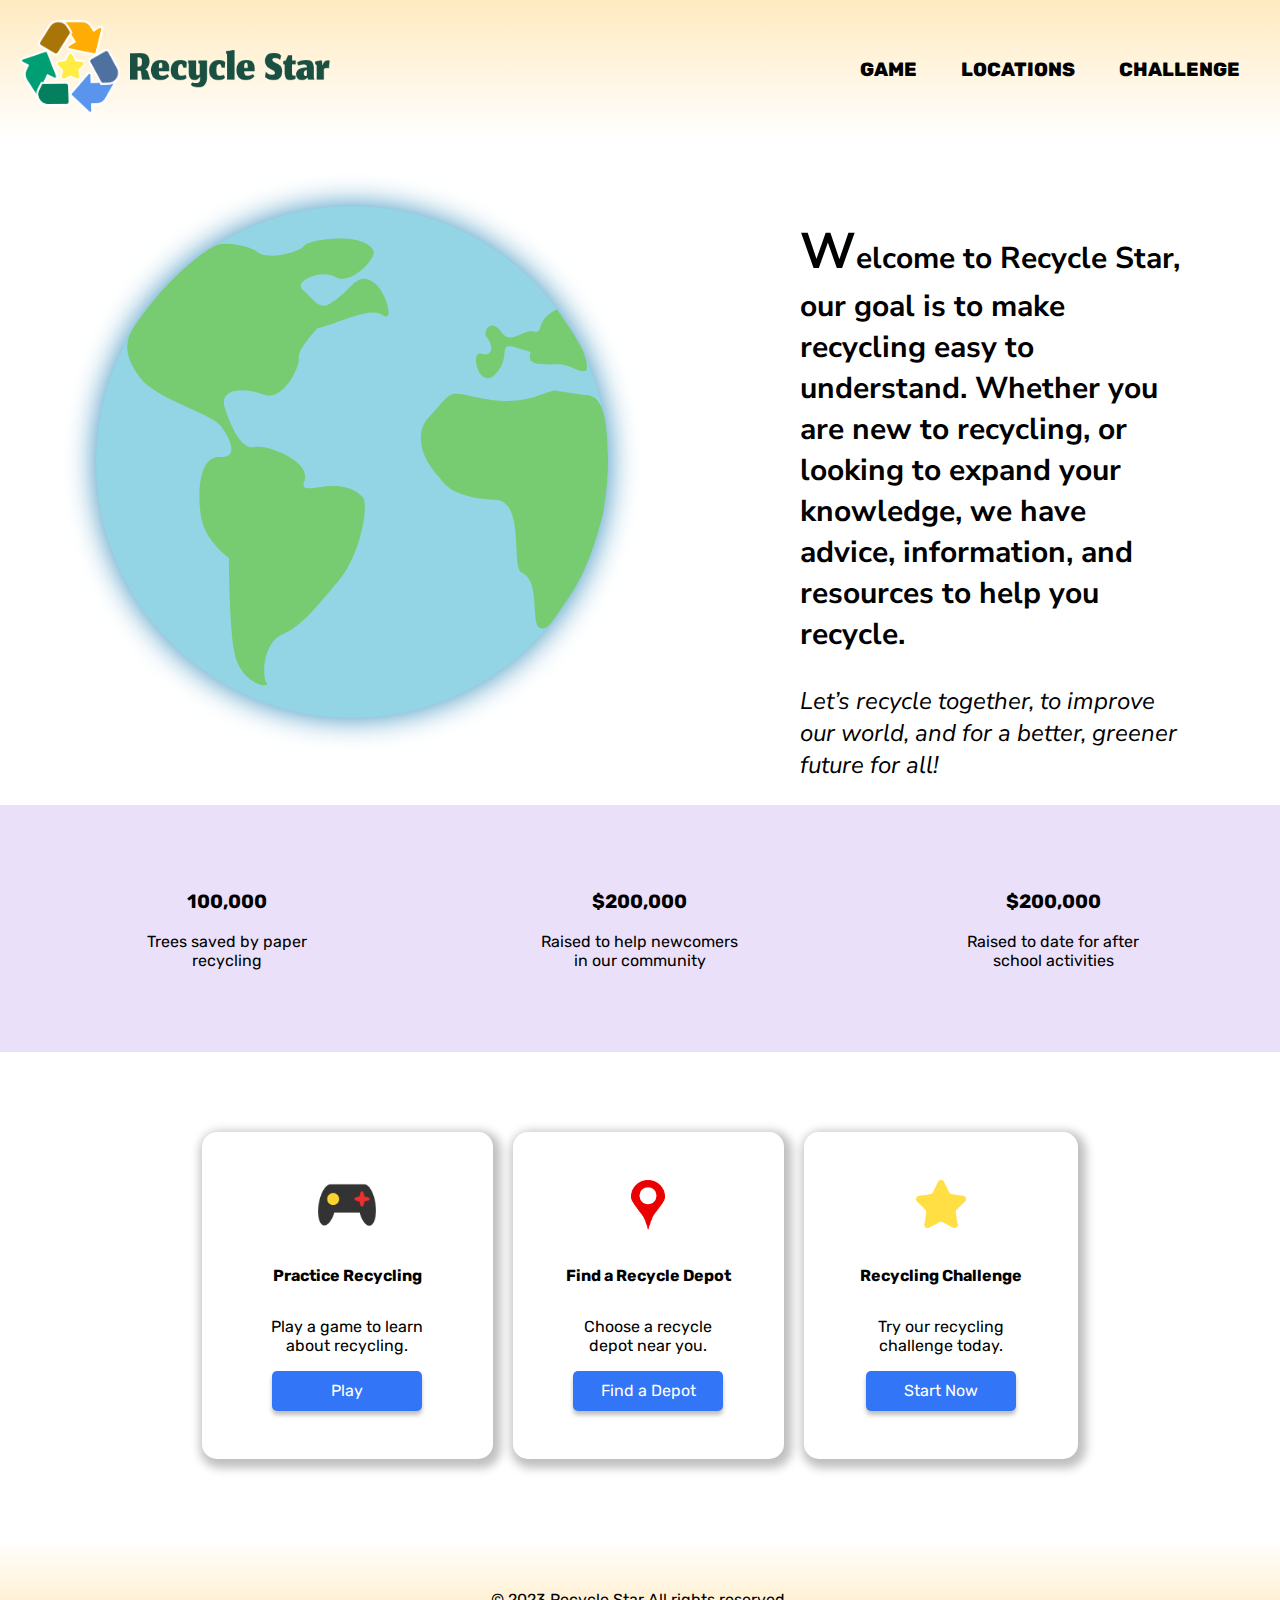
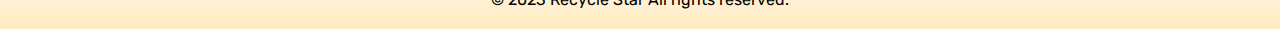
<file: index.html>
<!DOCTYPE html>
<html lang="en">
<head>
    <meta charset="UTF-8">
    <meta name="viewport" content="width=device-width, initial-scale=1.0">
    <link rel="stylesheet" href="css/index.css">
    <title>Recycle Star</title>
</head>
<body>
    <header>
        <nav>
            <div class="logo-info">
                <a href="index.html"><img id="recycle_star_logo" src="assets/nav-bar/logo.png" alt="Recycle Star logo" width="100px"/></a>
                <a href="index.html"><img id="recycle_star_word_logo" src="assets/nav-bar/Recycle Star.png" alt="Recycle Star word logo" width="200px"></a>
            </div>
            <div class="nav_links_container"> 
                <a class="nav_links" href="game.html">GAME</a>
                <a class="nav_links" href="locations.html">LOCATIONS</a>
                <a class="nav_links" href="challenges.html">CHALLENGE</a>
            </div>
        </nav>
    </header>

    <main>
    
    <div class="earth_picture_container">
            <img id="earth_picture" src="assets/index-page/world.svg" alt="earth picture"/>
    </div>


    <div class="intro_textbox">
    
        <p class="card_descriptions" style="font-size: 30px">Welcome to Recycle Star, our goal is to make recycling easy to understand. Whether you are new to recycling, or looking to expand your knowledge, we have advice, information, and resources to help you recycle.</p>
        <p class="intro_card_last_desc" style="font-size: 24px">Let’s recycle together, to improve our world, and for a better, greener future for all!</p>
    </div>
    
    
    </main>

    <div class="impact_container">
        <div class="impact_cards">
            <p class="impact_card_titles">100,000</p>
            <p class="impact_card_desc">Trees saved by paper recycling</p>
        </div>
        <div class="impact_cards">
            <p class="impact_card_titles">$200,000</p>
            <p class="impact_card_desc">Raised to help newcomers in our community</p>
        </div>
        <div class="impact_cards">
            <p class="impact_card_titles">$200,000</p>
            <p class="impact_card_desc">Raised to date for after school activities</p>
        </div>
    </div>
    
  
    <div class="cards_container">
        <div id="practice_recycling_card" class="cards">
            <div class="card_icons_container">
                <img src="assets/index-page/game.png" height="50px" />
            </div>
            <p class="card_titles">Practice Recycling</p>
            <p class="card_descriptions">Play a game to learn about recycling.</p>
            <div class="buttons"><a href="game.html">Play</a></div>
        </div>
        <div id="find_a_store_card" class="cards">
            <div class="card_icons_container">
                <img src="assets/index-page/map.png" height="50px" />
            </div>
            <p class="card_titles">Find a Recycle Depot</p>
            <p class="card_descriptions">Choose a recycle depot near you.</p>
            <div class="buttons"><a href="locations.html">Find a Depot</a></div>
        </div>
        <div id="recycling_challenge_card" class="cards">
            <div class="card_icons_container">
                <img src="assets/index-page/challenge.png" width="50px"/>
            </div>
            <p class="card_titles">Recycling Challenge</p>
            <p class="card_descriptions">Try our recycling challenge today.</p>
            <div class="buttons"><a href="challenges.html">Start Now</a></div>
        </div>
    </div> 
    <footer>
        <div class="footer-content">
            <p>&copy; 2023 Recycle Star All rights reserved.</p>
        </div>
    </footer>
</body>
</html>
</file>
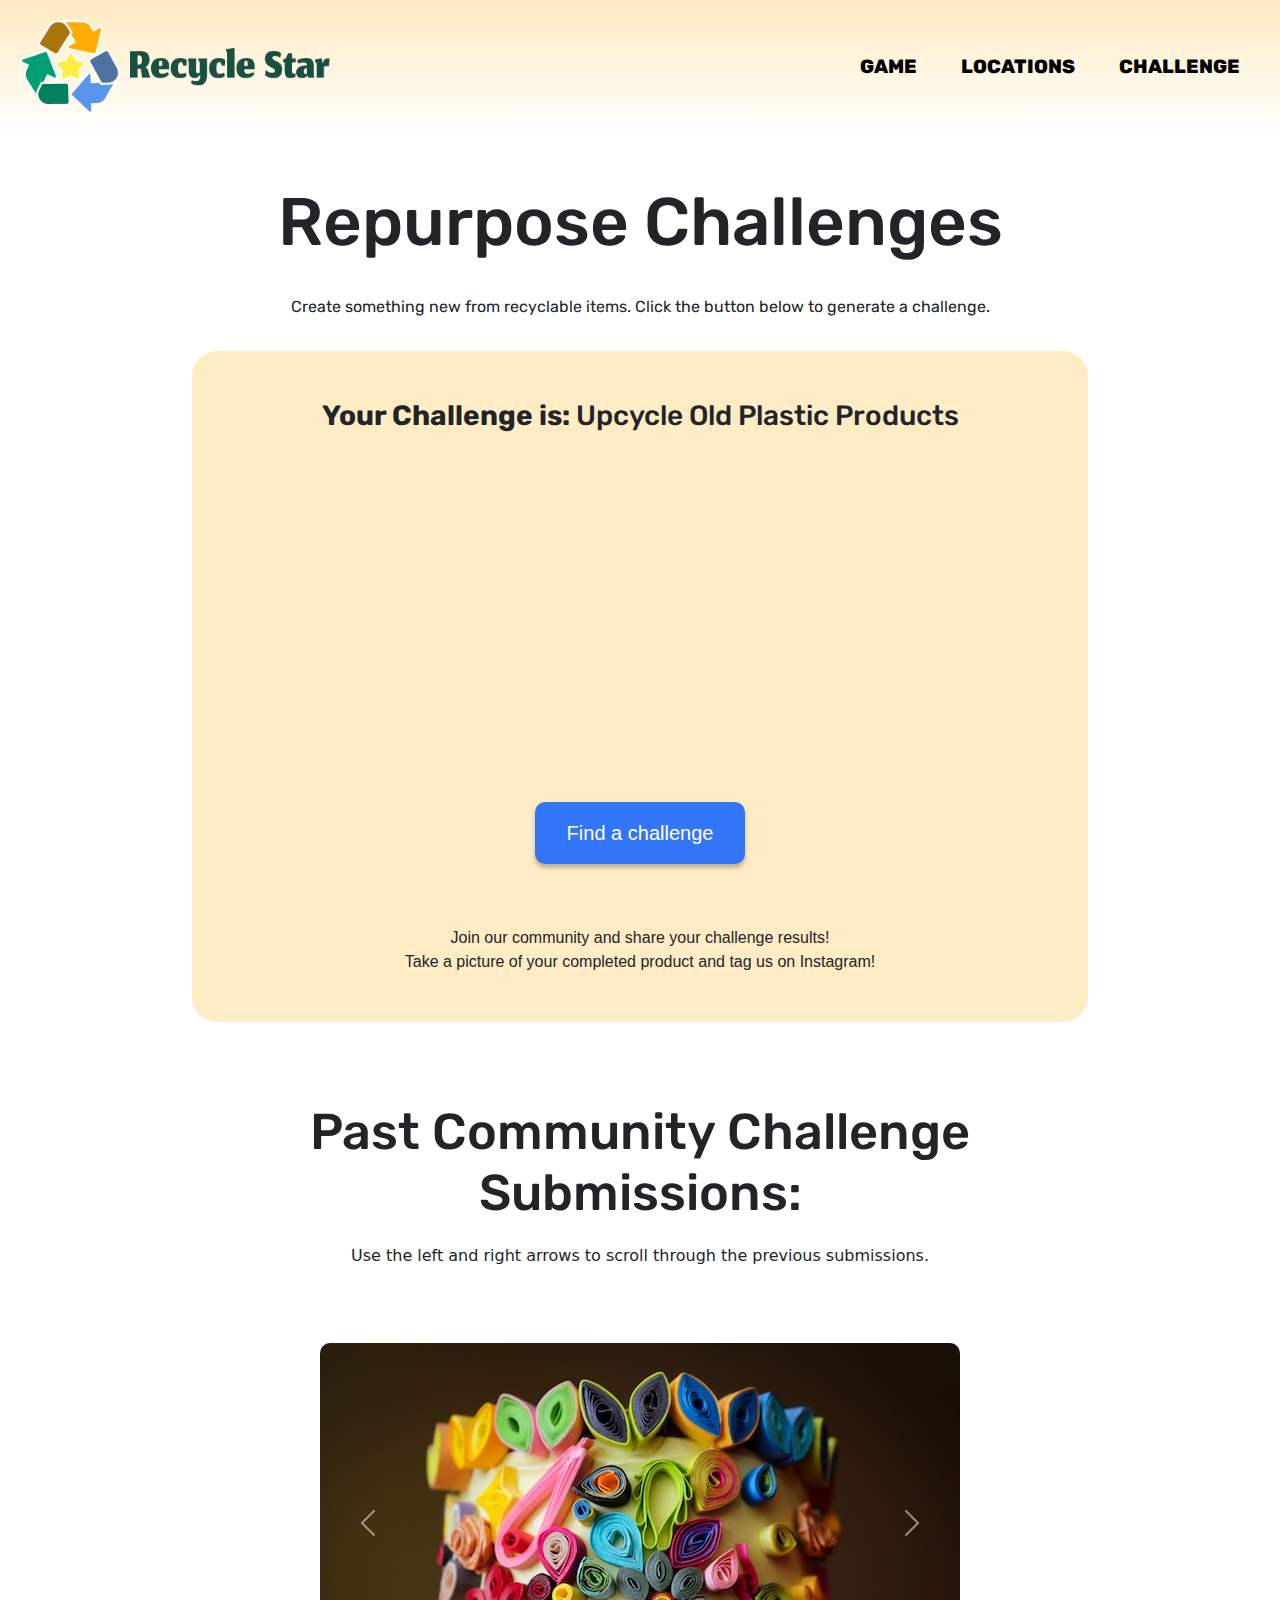
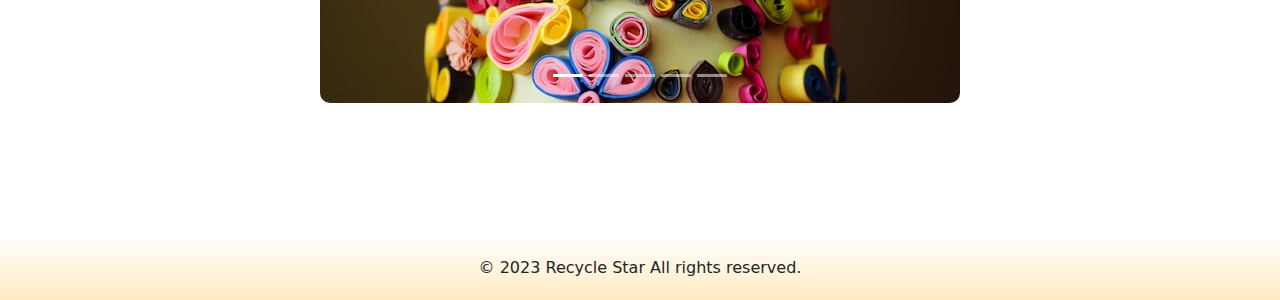
<file: challenges.html>
<!DOCTYPE html>
<html lang="en">
<head>
    <meta charset="UTF-8">
    <meta name="viewport" content="width=device-width, initial-scale=1.0">
    
<link rel="preconnect" href="https://fonts.gstatic.com" crossorigin>
<link href="https://fonts.googleapis.com/css2?family=Nunito&family=Rubik:wght@400;800&display=swap" rel="stylesheet">
<link rel="stylesheet" href="css/challenges.css">
<link rel="stylesheet" href=" https://cdn.jsdelivr.net/npm/bootstrap@5.3.0/dist/css/bootstrap.min.css">
<link rel="preconnect" href="https://fonts.googleapis.com">   

<title>Challenges</title>

<style>
  h1 {
  margin-top: 0;
  font-size: 4.209rem;
  margin-top: 3rem;
  text-align: center;
}

h2 {
  font-size: 3.157rem;
  margin-top: 5rem;
  }
</style>
</head>
<body>
    <header>
        <nav>
            <div class="logo-info">
                <a href="index.html"><img id="recycle_star_logo" src="assets/nav-bar/logo.png" alt="Recycle Star logo" width="100px"/></a>
                <a href="index.html"><img id="recycle_star_word_logo" src="assets/nav-bar/Recycle Star.png" alt="Recycle Star word logo" width="200px"></a>
            </div>
            <div class="nav_links_container"> 
                <a class="nav_links" href="game.html">GAME</a>
                <a class="nav_links" href="locations.html">LOCATIONS</a>
                <a class="nav_links" href="challenges.html">CHALLENGE</a>
            </div>
        </nav>
    </header>

    <h1>Repurpose Challenges</h1>
    <div class="wrapper">
        
        <div class="page_desc">
            Create something new from recyclable items. Click the button below to generate a challenge.
        </div>
        <div class="challenge_display">
            <h3 class="challenge_name"><strong>Your Challenge is:</strong> Upcycle Old Plastic Products</h3>
            <div class="iframe">
                <iframe width='560' height='315' src='https://www.youtube.com/embed/rEaqfA-1JnM' title='YouTube video player' frameborder='0' allow='accelerometer; autoplay; clipboard-write; encrypted-media; gyroscope; picture-in-picture; web-share' allowfullscreen></iframe>
            </div>
            <div class="find_challenge_button">Find a challenge</div>

            <div class="join_us">
              Join our community and share your challenge results!<br>Take a picture of your completed product and tag us on Instagram!
          </div>
        </div>
       

    <!-- Carousel -->
<h2>Past Community Challenge Submissions:</h2>

<p class="carousel-message">Use the left and right arrows to scroll through the previous submissions.</p>

<div class="container-center mb-2">
    <div class="carousel-container">
    <div id="carouselExampleIndicators" class="carousel slide">
        <div class="carousel-indicators">
          <button type="button" data-bs-target="#carouselExampleIndicators" data-bs-slide-to="0" class="active" aria-current="true" aria-label="Slide 1"></button>
          <button type="button" data-bs-target="#carouselExampleIndicators" data-bs-slide-to="1" aria-label="Slide 2"></button>
          <button type="button" data-bs-target="#carouselExampleIndicators" data-bs-slide-to="2" aria-label="Slide 3"></button>
          <button type="button" data-bs-target="#carouselExampleIndicators" data-bs-slide-to="3" aria-label="Slide 4"></button>
          <button type="button" data-bs-target="#carouselExampleIndicators" data-bs-slide-to="4" aria-label="Slide 5"></button>
        </div>
        <div class="carousel-inner">
          <div class="carousel-item active">
            <img src="assets/challenges/cake.jpg" class="d-block w-100" alt="...">
          </div>
          <div class="carousel-item">
            <img src="assets/challenges/cards.jpg" class="d-block w-100" alt="...">
          </div>
          <div class="carousel-item">
            <img src="assets/challenges/craft.jpg" class="d-block w-100" alt="...">
          </div>
          <div class="carousel-item">
            <img src="assets/challenges/home.jpg" class="d-block w-100" alt="...">
          </div>
          <div class="carousel-item">
            <img src="assets/challenges/planters.jpg" class="d-block w-100" alt="...">
          </div>
        </div>
        <button class="carousel-control-prev" type="button" data-bs-target="#carouselExampleIndicators" data-bs-slide="prev">
          <span class="carousel-control-prev-icon" aria-hidden="true"></span>
          <span class="visually-hidden">Previous</span>
        </button>
        <button class="carousel-control-next" type="button" data-bs-target="#carouselExampleIndicators" data-bs-slide="next">
          <span class="carousel-control-next-icon" aria-hidden="true"></span>
          <span class="visually-hidden">Next</span>
        </button>
      </div>
    </div>
    </div>

    </div>
    <footer>
        <div class="footer-content">
            <p>&copy; 2023 Recycle Star All rights reserved.</p>
        </div>
    </footer>

    <script src="https://cdn.jsdelivr.net/npm/bootstrap@5.3.0/dist/js/bootstrap.bundle.min.js">
    </script>

    <script src="scripts/challenges.js"></script>
</body>
</html>
</file>
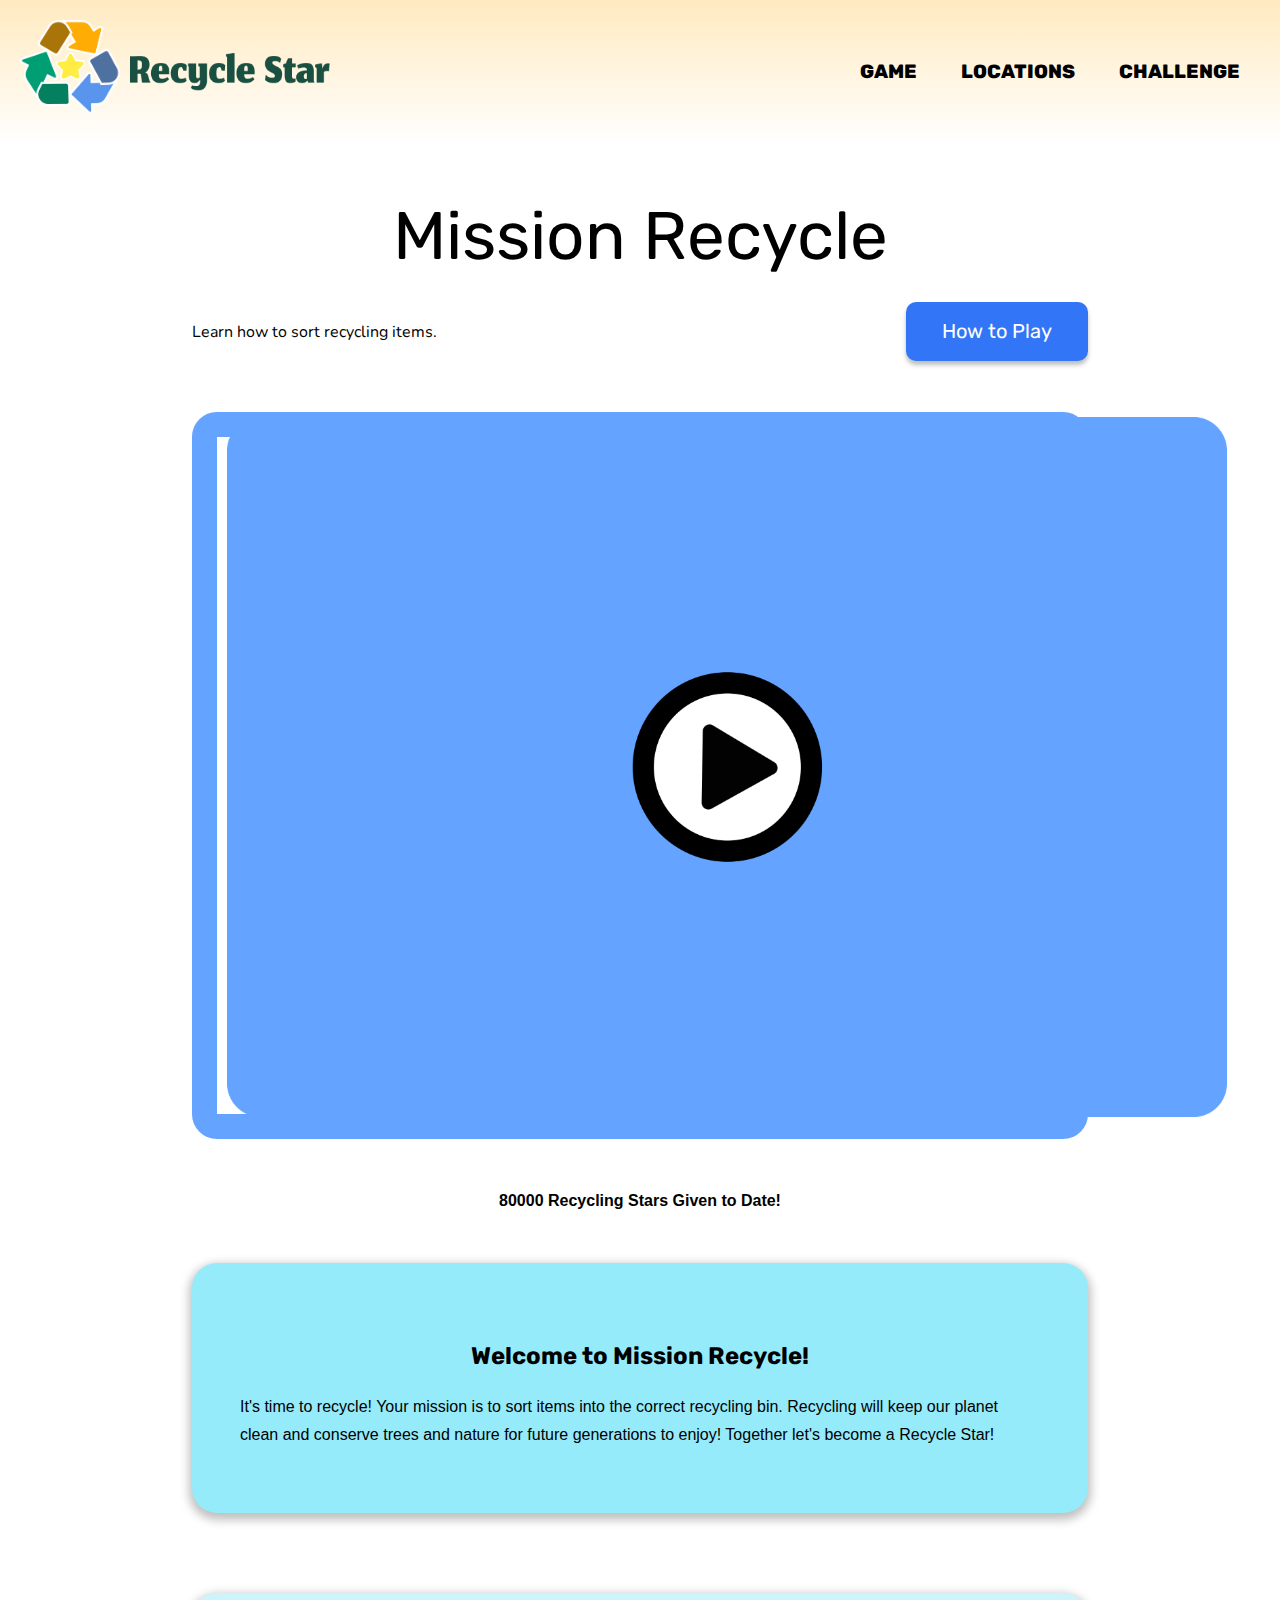
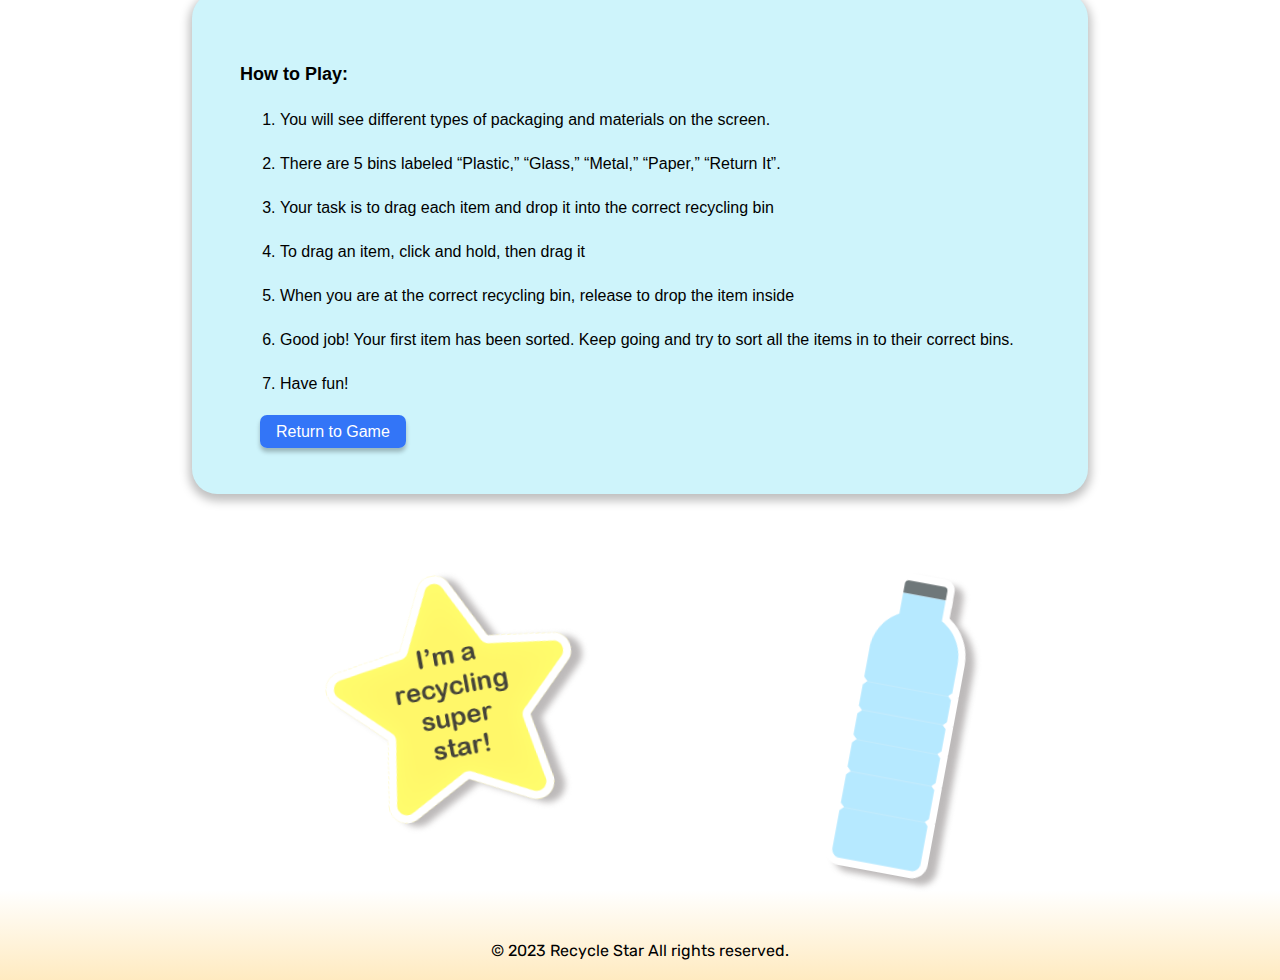
<file: game.html>
<!DOCTYPE html>
<html lang="en">
<head>
    <meta charset="UTF-8">
    <meta name="viewport" content="width=device-width, initial-scale=1.0">

    <link rel="preconnect" href="https://fonts.gstatic.com" crossorigin>
    <link href="https://fonts.googleapis.com/css2?family=Nunito&family=Rubik:wght@400;800&display=swap" rel="stylesheet">

    <link rel="stylesheet" type="text/css" href="css/game.css">
    <title>Mini Game</title>
</head>
<body>
    <header>
        <nav>
            <div class="logo-info">
                <a href="index.html"><img id="recycle_star_logo" src="assets/nav-bar/logo.png" alt="Recycle Star logo" width="100px"/></a>
                <a href="index.html"><img id="recycle_star_word_logo" src="assets/nav-bar/Recycle Star.png" alt="Recycle Star word logo" width="200px"></a>
            </div>
            <div class="nav_links_container"> 
                <a class="nav_links" href="game.html">GAME</a>
                <a class="nav_links" href="locations.html">LOCATIONS</a>
                <a class="nav_links" href="challenges.html">CHALLENGE</a>
            </div>
        </nav>
    </header>

    <h1>Mission Recycle</h1>
    <div class="wrapper">
        <div class="intro">
            <p>Learn how to sort recycling items.</p>
            <div class="buttons"><a href="#how_to_play">How to Play</a></div>
        </div>
        
        <div class="mini_game">
            <img class="play_button" src="assets/mini-game/play-button-overlay.png" alt="play button" />
            <div class="recyclable_items_container">
                <div class="items"></div>
            </div>
            <div class="bins_container">
                <div>
                    <img id="glass_bin" class="bins" src="assets/mini-game/recycle-bins/glass-bin.png" alt="glass bin">
                </div>
                <div>
                    <img id="mixed_paper_bin" class="bins" src="assets/mini-game/recycle-bins/mixed-paper-bin.png" alt="mixed paper bin">
                </div>
                <div>
                    <img id="organic_bin" class="bins" src="assets/mini-game/recycle-bins/organic-bin.png" alt="organic bin">
                </div>
                <div>
                    <img id="plastic_bin" class="bins" src="assets/mini-game/recycle-bins/plastic-bin.png" alt="plastic bin">
                </div>
                <div>
                    <img id="_bin" class="bins" src="assets/mini-game/recycle-bins/return-it-depot-bin.png" alt="return it bin">
                </div>
            </div>
            <div class="score">Score: 0/10</div>
            <div class="play_again_div"><button class="play_again nonvisible">Play Again</button></div>
        </div>
        <div>

        </div>
        <p class="star_given_text">80000 Recycling Stars Given to Date!</p>
        <div class="middle_div">
            <p class="welcome_text">Welcome to Mission Recycle!</p>
            <p>It's time to recycle! Your mission is to sort items into the correct recycling bin. Recycling will keep our planet clean and conserve trees and nature for future generations to enjoy! Together let's become a Recycle Star!</p>
        </div>
        <div id="how_to_play" class="how_to_play">
            <p class="how_to_play_text">How to Play:</p>
            <ol>
                <li>You will see different types of packaging and materials on the screen.</li>
                <li>There are 5 bins labeled “Plastic,” “Glass,” “Metal,” “Paper,” “Return It”.</li>
                <li>Your task is to drag each item and drop it into the correct recycling bin</li>
                <li>To drag an item, click and hold, then drag it</li>
                <li>When you are at the correct recycling bin, release to drop the item inside</li>
                <li>Good job! Your first item has been sorted. Keep going and try to sort all the items in to their correct bins.</li>
                <li>Have fun!</li>
            </ol>

           <a href="#" class="return">Return to Game</a>
        </div>
        <div class="stickers">
            <img class="star-sticker" src="assets/stickers/star-sticker.png" alt="star-sticker">
            <img class="bottle-sticker" src="assets/stickers/bottle-sticker.svg" alt="bottle-sticker">
        </div>
    </div>

    <footer>
        <div class="footer-content">
            <p>&copy; 2023 Recycle Star All rights reserved.</p>
        </div>
    </footer>

    <script src="scripts/game.js"></script>
</body>
</html>
</file>
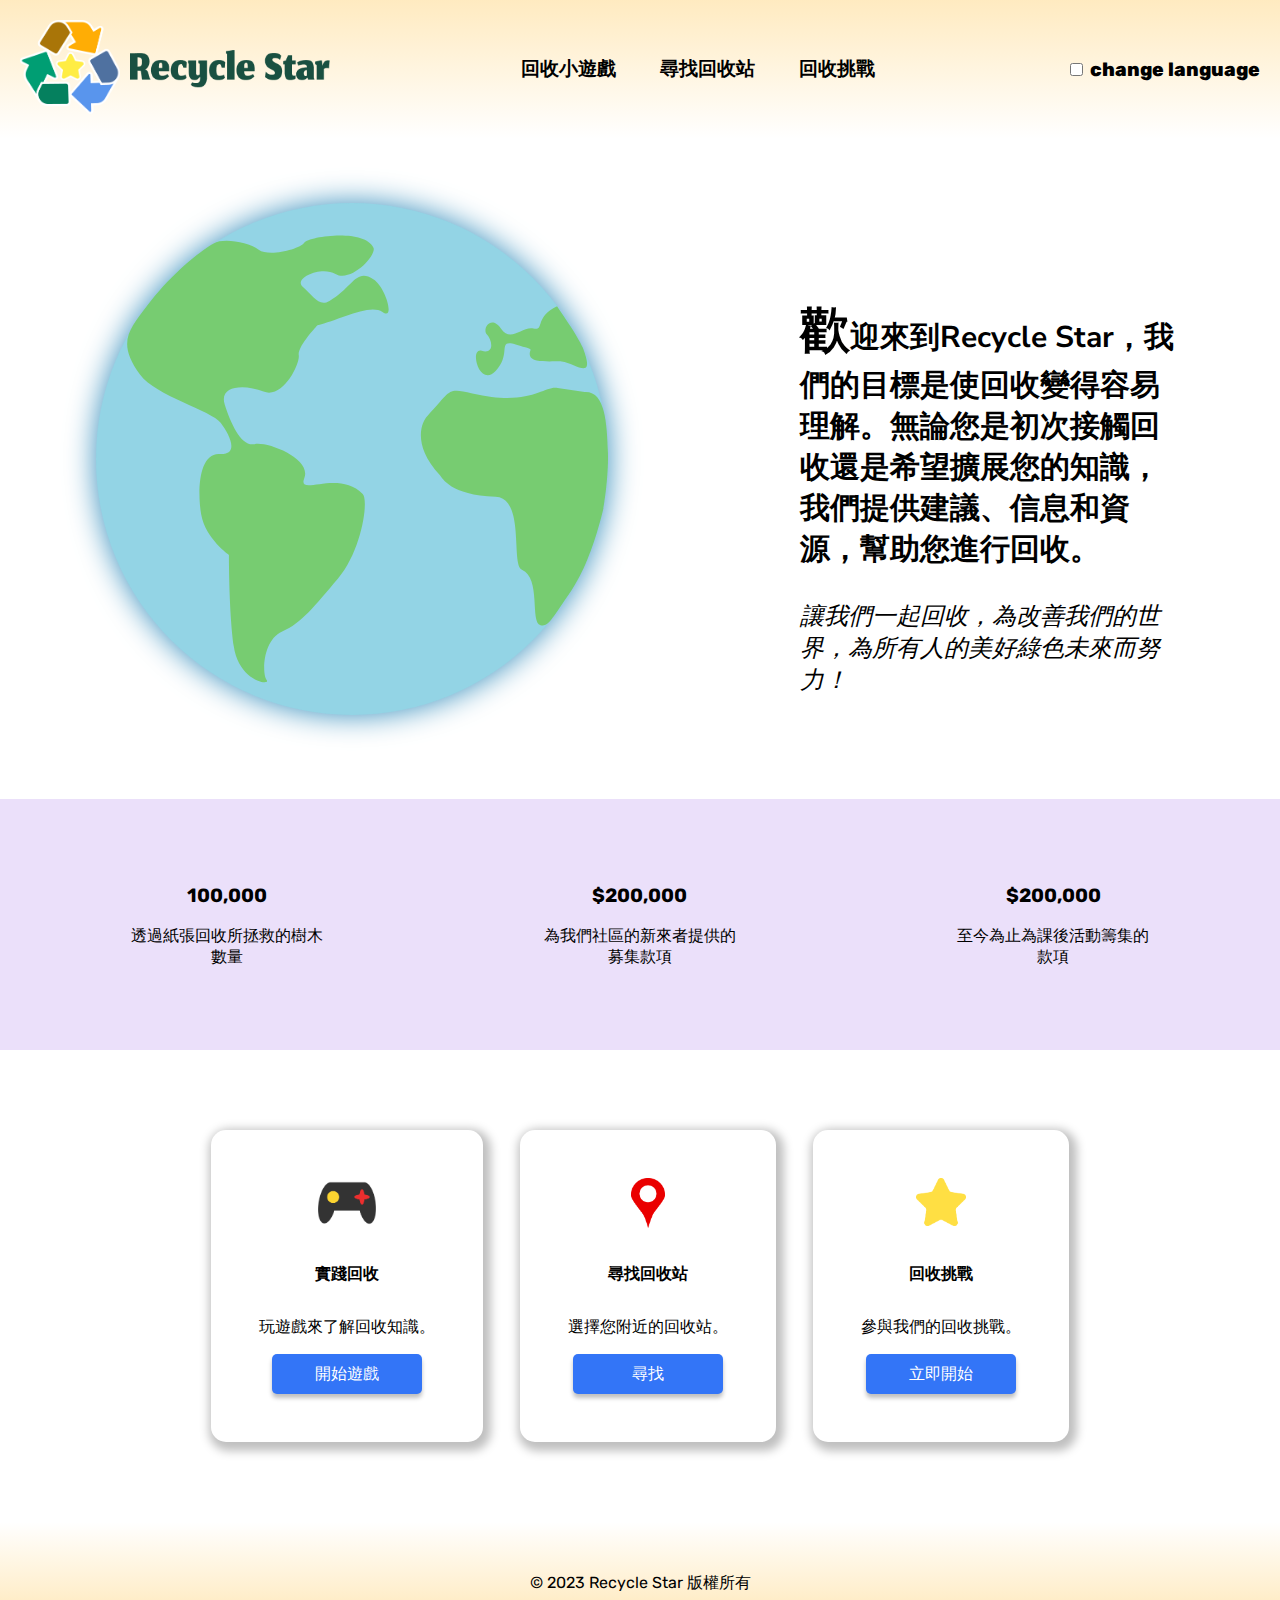
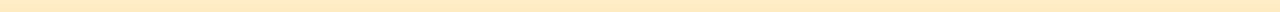
<file: index_chinese.html>
<!DOCTYPE html>
<html lang="en">
<head>
    <meta charset="UTF-8">
    <meta name="viewport" content="width=device-width, initial-scale=1.0">
    <link href="https://cdn.jsdelivr.net/npm/bootstrap@5.3.0/dist/css/bootstrap.min.css" rel="stylesheet" integrity="sha384-9ndCyUaIbzAi2FUVXJi0CjmCapSmO7SnpJef0486qhLnuZ2cdeRhO02iuK6FUUVM" crossorigin="anonymous">
    <link rel="stylesheet" href="css/index.css">
    <title>Recycle Star</title>
</head>
<body>
    <header>
        <nav>
            <div class="logo-info">
                <a href="index.html"><img id="recycle_star_logo" src="assets/nav-bar/logo.png" alt="Recycle Star logo" width="100px"/></a>
                <a href="index.html"><img id="recycle_star_word_logo" src="assets/nav-bar/Recycle Star.png" alt="Recycle Star word logo" width="200px"></a>
            </div>
            <div class="nav_links_container"> 
                <a class="nav_links" href="game.html">回收小遊戲</a>
                <a class="nav_links" href="locations.html">尋找回收站</a>
                <a class="nav_links" href="challenges.html">回收挑戰</a>
            </div>
            <div class="form-check form-switch">
                <input class="form-check-input" type="checkbox" role="switch" id="flexSwitchCheckDefault">
                <label class="form-check-label" for="flexSwitchCheckDefault">change language</label>
            </div>
        </nav>
    </header>

    <main>
    
    <div class="earth_picture_container">
            <img id="earth_picture" src="assets/index-page/world.svg" alt="earth picture"/>
    </div>


    <div class="intro_textbox">
    
        <p class="card_descriptions" style="font-size: 30px">歡迎來到Recycle Star，我們的目標是使回收變得容易理解。無論您是初次接觸回收還是希望擴展您的知識，我們提供建議、信息和資源，幫助您進行回收。</p>
        <p class="intro_card_last_desc" style="font-size: 24px">讓我們一起回收，為改善我們的世界，為所有人的美好綠色未來而努力！</p>
    </div>
    
    
    </main>

    <div class="impact_container">
        <div class="impact_cards">
            <p class="impact_card_titles">100,000</p>
            <p class="impact_card_desc">透過紙張回收所拯救的樹木數量</p>
        </div>
        <div class="impact_cards">
            <p class="impact_card_titles">$200,000</p>
            <p class="impact_card_desc">為我們社區的新來者提供的募集款項</p>
        </div>
        <div class="impact_cards">
            <p class="impact_card_titles">$200,000</p>
            <p class="impact_card_desc">至今為止為課後活動籌集的款項</p>
        </div>
    </div>
    
  
    <div class="cards_container">
        <div id="practice_recycling_card" class="cards">
            <div class="card_icons_container">
                <img src="assets/index-page/game.png" height="50px" />
            </div>
            <p class="card_titles">實踐回收</p>
            <p class="card_descriptions">玩遊戲來了解回收知識。</p>
            <div class="buttons"><a href="game.html">開始遊戲</a></div>
        </div>
        <div id="find_a_store_card" class="cards">
            <div class="card_icons_container">
                <img src="assets/index-page/map.png" height="50px" />
            </div>
            <p class="card_titles">尋找回收站</p>
            <p class="card_descriptions">選擇您附近的回收站。</p>
            <div class="buttons"><a href="locations.html">尋找</a></div>
        </div>
        <div id="recycling_challenge_card" class="cards">
            <div class="card_icons_container">
                <img src="assets/index-page/challenge.png" width="50px"/>
            </div>
            <p class="card_titles">回收挑戰</p>
            <p class="card_descriptions">參與我們的回收挑戰。</p>
            <div class="buttons"><a href="challenges.html">立即開始</a></div>
        </div>
    </div> 
    <footer>
        <div class="footer-content">
            <p>&copy; 2023 Recycle Star 版權所有</p>
        </div>
    </footer>

    <script src="https://cdn.jsdelivr.net/npm/bootstrap@5.3.0/dist/js/bootstrap.bundle.min.js" integrity="sha384-geWF76RCwLtnZ8qwWowPQNguL3RmwHVBC9FhGdlKrxdiJJigb/j/68SIy3Te4Bkz" crossorigin="anonymous"></script>
    <script src="scripts/switch_chinese.js"></script>
</body>
</html>
</file>
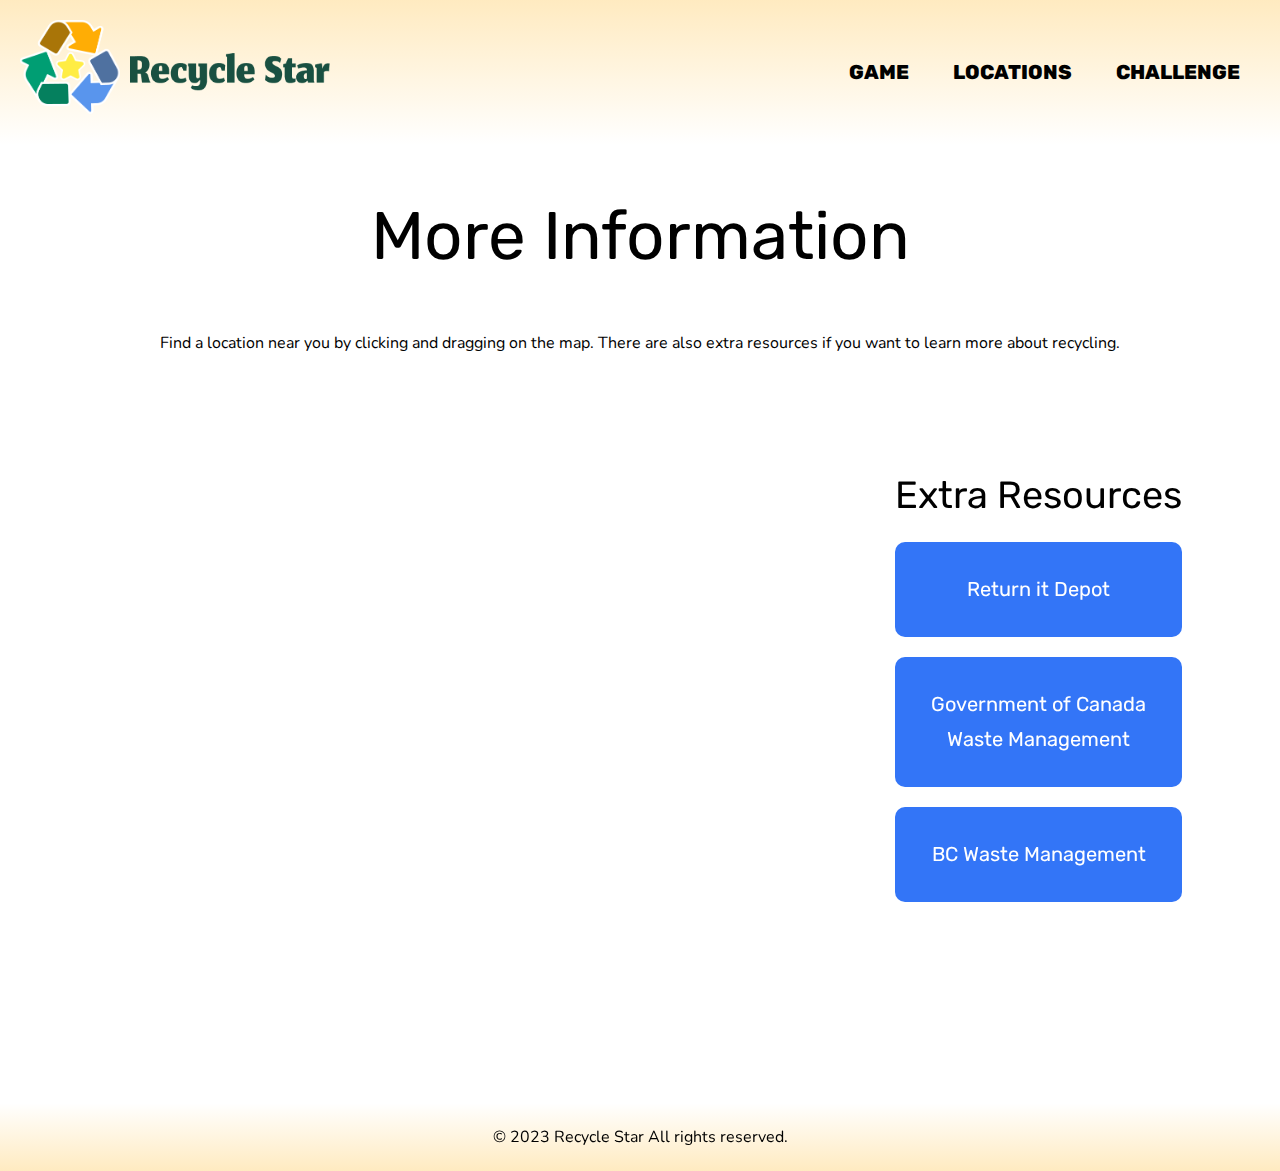
<file: locations.html>
<!DOCTYPE html>
<html lang="en">
<head>
    <meta charset="UTF-8">
    <meta name="viewport" content="width=device-width, initial-scale=1.0">

    <link rel="preconnect" href="https://fonts.googleapis.com">
    <link rel="preconnect" href="https://fonts.gstatic.com" crossorigin>
    <link href="https://fonts.googleapis.com/css2?family=Nunito&family=Rubik:wght@400;800&display=swap" rel="stylesheet">

    <link rel="stylesheet" href="css/locations.css">

    <title>Find a Location</title>

</head>
<body>

    <header>
        <nav>
            <div class="logo-info">
                <a href="index.html"><img id="recycle_star_logo" src="assets/nav-bar/logo.png" alt="Recycle Star logo" width="100px"/></a>
                <a href="index.html"><img id="recycle_star_word_logo" src="assets/nav-bar/Recycle Star.png" alt="Recycle Star word logo" width="200px"x></a>
            </div>
            <div class="nav_links_container"> 
                <a class="nav_links" href="game.html">GAME</a>
                <a class="nav_links" href="locations.html">LOCATIONS</a>
                <a class="nav_links" href="challenges.html">CHALLENGE</a>
            </div>
        </nav>
    </header>

    <h1>More Information</h1>

    <p class="body-text">Find a location near you by clicking and dragging on the map. There are also extra resources if you want to learn more about recycling.</p>
<main>
    
    <iframe class="map" src="https://www.google.com/maps/embed?pb=!1m16!1m12!1m3!1d83327.61010662823!2d-123.12424744416634!3d49.2576768515375!2m3!1f0!2f0!3f0!3m2!1i1024!2i768!4f13.1!2m1!1sreturn%20it%20depot!5e0!3m2!1sen!2sca!4v1687571646743!5m2!1sen!2sca" width="700" height="600" style="border:0;" allowfullscreen="" loading="lazy" referrerpolicy="no-referrer-when-downgrade"></iframe>
<div class="resources">
    
    <h3>Extra Resources</h3>
    
    <a href="https://www.return-it.ca/" class="links" target="_blank">
        <div class="resource-link">Return it Depot</div>
    </a>
  
    <a href="https://www.canada.ca/en/environment-climate-change/services/managing-reducing-waste.html" target="_blank">  
        <div class="resource-link">Government of Canada<br> Waste Management </div>
    </a>

    <a href="https://www2.gov.bc.ca/gov/content/environment/waste-management" target="_blank">  
        <div class="resource-link">BC Waste Management </div>
    </a>
   
</div>

</main>

<footer>
    <div class="footer-content">
        <p>&copy; 2023 Recycle Star All rights reserved.</p>
    </div>
</footer>

</body>


</html>
</file>
<file: css/index.css>
@import url('https://fonts.googleapis.com/css2?family=Comfortaa:wght@300;700&family=Cuprum&family=Inter&family=Jomhuria&family=Montserrat:wght@300&family=Nunito+Sans:wght@400;700&family=Rubik:wght@300;700&display=swap');



body {
    margin: 0;
    padding: 0;
}

nav{
    display: flex;
    justify-content: space-between;
    align-items: center;
    text-decoration: none ;
    background: rgb(255,173,5);
    background: linear-gradient(0deg, rgba(255,173,5,0) 0%, rgba(255,173,5,0.25) 100%);
    font-family: 'Rubik', sans-serif;
    font-weight: 800;
    font-size: 1.2rem;
    padding: 20px;
    margin-bottom: 3rem;
}

a.nav_links{
    text-decoration: none;
    margin: 0 20px;
    color: black;
}

.nav_links {
    text-decoration: none;
}

a.nav_links:hover {
    color: #3519e3;
}

.logo-info {
    display: flex;
    align-items: center;
}

main {
    display: flex;
    justify-content: space-between;
    text-align: center;
  }

  #recycle_star_logo {
    margin-right: 10px; /* Add margin between the logos */
    }

#recycle_star_word_logo {
    display: flex;
    align-items: center;
}




.earth_picture_container {
    width: 40%;
    margin: auto;
}

#earth_picture {
    animation: rotate360 95s linear infinite;
    margin: 1rem 0 5rem 0;
    filter: drop-shadow(0 0 15px #348dbc);
}

@keyframes rotate360 {
    0% {
      transform: rotate(0deg);
    }
    100% {
      transform: rotate(360deg);
    }
}

.impact_container {
    display: flex;
    justify-content: space-around;
    text-align: center;
    font-family: 'Rubik', sans-serif;
    margin-bottom: 5rem;
    padding: 50px 20px;
    background-color: rgba(199, 165, 242, .35);
}

.impact_cards {
    width: 200px;
    padding: 1rem;
}

.impact_card_titles {
    font-size: larger;
    font-weight: bold;
}

.impact_card_desc {
    margin-top: 0;
}

.card_titles {
    font-weight: 700;
}

.intro_textbox {
    width: 30%;
    margin: auto;
    text-align: left;
}

.intro_textbox .card_descriptions {
    font-family: 'Nunito Sans', sans-serif;
    font-weight: 700;
}

.intro_textbox .card_descriptions::first-letter {
    font-family: 'Nunito Sans', sans-serif;
    font-size: 50px;
}

.intro_card_last_desc {
    font-family: 'Nunito Sans', sans-serif;
    font-style: italic;
}

.cards_container {
    display: flex;
    justify-content: space-around;
    text-align: center;
    width: 70%;
    font-family: 'Rubik', sans-serif;
    margin: auto;
    margin-top: 5rem;
    margin-bottom: 5rem;
}

/* Responsive Styles */
@media screen and (max-width: 768px) {
    .card {
      width: 70%;
    }
  }

.cards {
    display: flex;
    flex-direction: column;
    justify-content: center;
    align-items: center;
    border-radius: 15px;
    padding: 3rem 3rem;
    box-shadow: 3px 4px 10px 5px rgba(0, 0, 0, 0.25);
    margin: 0 10px;
}

.card_icons_container {
    border-radius: 15px;
    width: 70px;
    height: 70px;
}

.buttons {
    border-radius: 5px;
    line-height: 40px;
    width: 150px;
    height: 40px;
    background: #3375f7;
    box-shadow: 0px 4px 4px 0px rgba(0, 0, 0, 0.25);
}

.buttons a {
    text-decoration: none;
    font-family: 'Rubik', sans-serif;
    color: white;

}

.buttons:hover {
    border-radius: 5px;
    line-height: 40px;
    width: 150px;
    height: 40px;
    background: rgb(255,173,5);
    box-shadow: 0px 4px 4px 0px rgba(0, 0, 0, 0.25);
}


footer {
    background: rgb(255,173,5);
    background: linear-gradient(180deg, rgba(255,173,5,0) 0%, rgba(255,173,5,0.25) 100%);
    font-family: 'Rubik', sans-serif;
    height: 50px;
    padding: 20px;
    text-align: center;
    line-height: 50px;
  }
</file>
<file: css/challenges.css>
@import url('https://fonts.googleapis.com/css?family=Nunito:400|Rubik:400');


html {font-size: 100%;} /*16px*/

body {
  background: white;
  font-family: 'Nunito', sans-serif;
  font-weight: 400;
  line-height: 1.75;
  color: #000000;
}

p {margin-bottom: 1rem;}

h1, h2, h3, h4, h5 {
  margin: 3rem 0 1.38rem;
  font-family: 'Rubik', sans-serif;
  font-weight: 400;
  line-height: 1.3;
}

h1 {
  margin-top: 0;
  font-size: 4.209rem;
}


h2 {font-size: 3.157rem;}

h3 {font-size: 2.369rem;}

h4 {font-size: 1.777rem;}

h5 {font-size: 1.333rem;}

small, .text_small {font-size: 0.75rem;}

body {
    margin: 0;
    padding: 0;
}

nav{
    display: flex;
    justify-content: space-between;
    align-items: center;
    text-decoration: none ;
    background: rgb(255,173,5);
    background: linear-gradient(0deg, rgba(255,173,5,0) 0%, rgba(255,173,5,0.25) 100%);
    font-family: Rubik, sans-serif;
    font-weight: 800;
    font-size: 1.2rem;
    padding: 20px;
}

a.nav_links{
    text-decoration: none;
    margin: 0 20px;
    color: black;
}

a.nav_links:hover {
    color: #3519e3;
}

.logo-info {
    display: flex;
    align-items: center;
}

#recycle_star_logo {
    margin-right: 10px; 
}

#recycle_star_word_logo {
    display: flex;
    align-items: center;
}

.nav_links_container {
    float: right;
}

.nav_links {
    text-decoration: none;
}

.wrapper {
    width: 70%;
    text-align: center;
    margin: auto;
}

.page_desc {
    font-family: 'Rubik', sans-serif;
    margin: 2rem 0;
}

.challenge_display {
    border-radius: 25px;
    margin: 1rem auto;
    padding: 3rem 0;
    background-color: #FFECC5;
}

.challenge_name {
    font-family: 'Rubik', sans-serif;
 
}

.find_challenge_button {
    font-family: 'Nunito Sans', sans-serif;
    font-size: 20px;
    text-align: center;
    margin: 2.5rem auto 2rem auto;
    border-radius: 10px;
    height: fit-content;
    width: 210px;
    padding: 1rem 1rem;
    background: #3375f7;
    box-shadow: 0px 4px 4px 0px rgba(0, 0, 0, 0.25);
    color: white;
}

.find_challenge_button:hover {
    background: rgb(255,173,5);
    color: white;
}

.join_us {
    font-family: 'Nunito Sans', sans-serif;
    text-align: center;
    padding: 30px 50px 0 50px;
}

/* Footer */

footer {
    background: rgb(255,173,5);
    background: linear-gradient(180deg, rgba(255,173,5,0) 0%, rgba(255,173,5,0.25) 100%);
    padding: 20px;
    text-align: center;
}

.footer-content {
    max-width: 800px;
    margin: 0 auto;
}

.footer-content p {
    margin: 0;
}


.container-center {
    display: flex;
    justify-content: center;
    align-items: center;
    height: 60vh;
  }

  .carousel-container {
    max-width: 100%;
    margin: 0 auto;
    border-radius: 10px;
    overflow: hidden;
    margin-bottom: 70px;
  }

  .carousel {
    width: 640px;
    height: 360px;
  }

  .carousel-message {
    margin: 20px 0;
  }
</file>
<file: css/game.css>
@import url('https://fonts.googleapis.com/css?family=Nunito:400|Rubik:400');

html {font-size: 100%;} /*16px*/

body {
  background: white;
  font-family: 'Nunito', sans-serif;
  font-weight: 400;
  line-height: 1.75;
  color: #000000;
}

p {margin-bottom: 1rem;}

h1, h2, h3, h4, h5 {
  margin: 3rem 0 1.38rem;
  font-family: 'Rubik', sans-serif;
  font-weight: 400;
  line-height: 1.3;
}

h1 {
  margin-top: 0;
  font-size: 4.209rem;
  text-align: center;
  margin-top: 3rem;
}

h2 {font-size: 3.157rem;}

h3 {font-size: 2.369rem;}

h4 {font-size: 1.777rem;}

h5 {font-size: 1.333rem;}

small, .text_small {font-size: 0.75rem;}


body {
    margin: 0;
    padding: 0;
}

nav{
    display: flex;
    justify-content: space-between;
    align-items: center;
    text-decoration: none ;
    background: rgb(255,173,5);
    background: linear-gradient(0deg, rgba(255,173,5,0) 0%, rgba(255,173,5,0.25) 100%);
    font-family: Rubik, sans-serif;
    font-weight: 800;
    font-size: 1.2rem;
    padding: 20px;
}

a.nav_links{
    text-decoration: none;
    margin: 0 20px;
    color: black;
}

a.nav_links:hover {
    color: #3519e3;
}

.logo-info {
    display: flex;
    align-items: center;
}

#recycle_star_logo {
    margin-right: 10px; 
}

#recycle_star_word_logo {
    display: flex;
    align-items: center;
}

.nav_links_container {
    float: right;
}

.nav_links {
    text-decoration: none;
}

.wrapper {
    width: 70%;
    margin: 1rem auto;
}

.intro {
    display: flex;
    justify-content:space-between;
    margin-bottom: 50px;
}


.intro .buttons {
    font-family: 'Rubik', sans-serif;
    border-radius: 10px;
    height: fit-content;
    width: 150px;
    text-align: center;
    padding: .75rem 1rem;
    background: #3375f7;
    box-shadow: 0px 4px 4px 0px rgba(0, 0, 0, 0.25);
    
}


ol {
    margin-bottom: 20px;
}

.intro .buttons a {
    text-decoration: none;
    color: white;
    font-size: 20px;
}

.return {
    width: 150px;
    height: auto;
    color: white;
    background: #3375f7;
    text-align: center;
    margin: 20px 20px;
    padding: .5rem 1rem;
    border-radius: 7px;
    box-shadow: 0px 4px 4px 0px rgba(0, 0, 0, 0.25);
    text-decoration: none;
    
}



.intro .buttons:hover,
.return:hover {
    background: rgb(255,173,5);
    color: white;
    text-decoration: none;
}


.mini_game {
    border-radius: 25px;
    border: 25px solid #64A3FF;
    margin: 1rem auto;
    padding: 3rem 0;
    position: relative;
}

.play_button {
    position: absolute;
    top: -20px;
    left: 10px;
    z-index: 1;
    width: 1000px;
}

.recyclable_items_container {
    display: flex;
    justify-content: center;
    flex-wrap: wrap;
    margin-bottom: 10rem;
}

.recyclable_item_container {
    width: 100px;
}

.items {
    height: 100px;
}

.bins_container {
    display: flex;
    justify-content: center;
    flex-wrap: wrap;
}

.bins {
    width: 80px;
    margin: 0 2rem;
}

.hidden {
    display: none;
}

.nonvisible {
    visibility: hidden;
}

.score {
    font-family: 'Nunito Sans', sans-serif;
    font-weight: bold;
    font-size: large;
    text-align: center;
    margin: 5rem auto 0 auto;
    border-radius: 10px;
    height: fit-content;
    width: 150px;
    padding: 1rem 1rem;
    background: #5BC57A;
    box-shadow: 0px 4px 4px 0px rgba(0, 0, 0, 0.25);
}

.play_again_div {
    text-align: center;
}

footer {
    background: rgb(255,173,5);
    background: linear-gradient(180deg, rgba(255,173,5,0) 0%, rgba(255,173,5,0.25) 100%);
    padding: 20px;
    text-align: center;
}

.play_again {
    font-family: 'Nunito Sans', sans-serif;
    font-weight: bold;
    text-align: center;
    margin: 1rem auto;
    border-radius: 10px;
    height: fit-content;
    width: 100px;
    padding: 0.5rem 0.5rem;
    background: rgba(255, 173, 5);
    box-shadow: 0px 4px 4px 0px rgba(0, 0, 0, 0.25);
}

.middle_div {
    border-radius: 25px;
    background: #96EBFB;
    box-shadow: 0px 4px 10px 3px rgba(0, 0, 0, 0.25);
    padding: 3rem;
    margin-bottom: 5rem;
    font-family: 'Nunito Sans', sans-serif;
}

.star_given_text {
    font-family: 'Nunito Sans', sans-serif;
    font-weight: bold;
    text-align: center;
    margin: 3em 0;
}

.welcome_text {
    font-family: 'Rubik', sans-serif;
    font-weight: 700;
    font-size: x-large;
    text-align: center;
}

.how_to_play_text {
    font-family: 'Nunito Sans', sans-serif;
    font-weight: 700;
    font-size: large;
}

.how_to_play {
    border-radius: 25px;
    background: #CEF4FB;
    box-shadow: 0px 4px 10px 3px rgba(0, 0, 0, 0.25);
    padding: 3rem;
    margin-bottom: 5rem;
    font-family: 'Nunito Sans', sans-serif;
}

.how_to_play ol li {
    margin: 1rem 0;
}

.stickers {
    display: flex;
    justify-content: space-around;
}

.stickers .bottle-sticker {
    height: 300px;
    width: fit-content;
    transform: rotate(10.512deg);
    flex-shrink: 0;
    filter: drop-shadow(10px 5px 3px rgb(189, 186, 186));
}

.stickers .star-sticker {
    width: 250px;
    height: fit-content;
    transform: rotate(-10.512deg);
    flex-shrink: 0;
    filter: drop-shadow(10px 5px 3px rgb(189, 186, 186));
}

footer {
    background: rgb(255,173,5);
    background: linear-gradient(180deg, rgba(255,173,5,0) 0%, rgba(255,173,5,0.25) 100%);
    font-family: 'Rubik', sans-serif;
    height: 50px;
    padding: 20px;
    text-align: center;
    line-height: 50px;
}
</file>
<file: css/locations.css>
/* Typography */

/* font-family: 'Nunito', sans-serif;
font-family: 'Rubik', sans-serif; */

@import url('https://fonts.googleapis.com/css?family=Nunito:400|Rubik:400');

html {font-size: 100%;} /*16px*/

body {
  background: white;
  font-family: 'Nunito', sans-serif;
  font-weight: 400;
  line-height: 1.75;
  color: #000000;
}

p {margin-bottom: 1rem;}

h1, h2, h3, h4, h5 {
  margin: 3rem 0 1.38rem;
  font-family: 'Rubik', sans-serif;
  font-weight: 400;
  line-height: 1.3;
}

h1 {
  margin-top: 0;
  font-size: 4.209rem;
}

h2 {font-size: 3.157rem;}

h3 {font-size: 2.369rem;}

h4 {font-size: 1.777rem;}

h5 {font-size: 1.333rem;}

small, .text_small {font-size: 0.75rem;}



body{
    margin: 0;
    padding: 0;
}


/* navigation menu */
nav{
    display: flex;
    justify-content: space-between;
    align-items: center;
    text-decoration: none ;
    background: rgb(255,173,5);
    background: linear-gradient(0deg, rgba(255,173,5,0) 0%, rgba(255,173,5,0.25) 100%);
    font-family: 'Rubik', sans-serif;
    font-weight: 800;
    font-size: 1.2rem;
    padding: 20px;
    margin-bottom: 3rem;
    
}

a.nav_links{
    /* margin-left: auto; */
    text-decoration: none;
    margin: 0 20px;
    color: black;
}

a.nav_links:hover {
    color: #3519e3;
}

.logo-info {
    display: flex;
    align-items: center;
}

#recycle_star_logo {
    margin-right: 10px; /* Add margin between the logos */
    }

#recycle_star_word_logo {
    display: flex;
    align-items: center;
}


/* Body */

h1{
    text-align: center;
    margin-bottom: 3rem;
}

main {
    display: flex;
    justify-content: space-evenly;
    text-align: center;
    
  }

  .resources {
    text-align: center;
  }

  iframe {
    border-radius: 20px;
  }
  
  .body-text {
    text-align: center;
    padding-bottom: 50px;
  }

.resource-link {
  background-color: #3375f7;
  padding: 30px;
  margin: 20px 0;
  border-radius: 10px;
  color: white;
}

.resource-link:hover {
  background-color:  rgb(255,173,5);
}

 a  {
  text-decoration: none;
  font-family: 'Rubik', sans-serif;
  font-size: 20px;
}

  /* Footer */

  footer {
    margin-top: 5rem;
    background: rgb(255,173,5);
    background: linear-gradient(180deg, rgba(255,173,5,0) 0%, rgba(255,173,5,0.25) 100%);
    padding: 20px;
    text-align: center;
}

.footer-content {
    max-width: 800px;
    margin: 0 auto;
}

.footer-content p {
    margin: 0;
}
</file>
